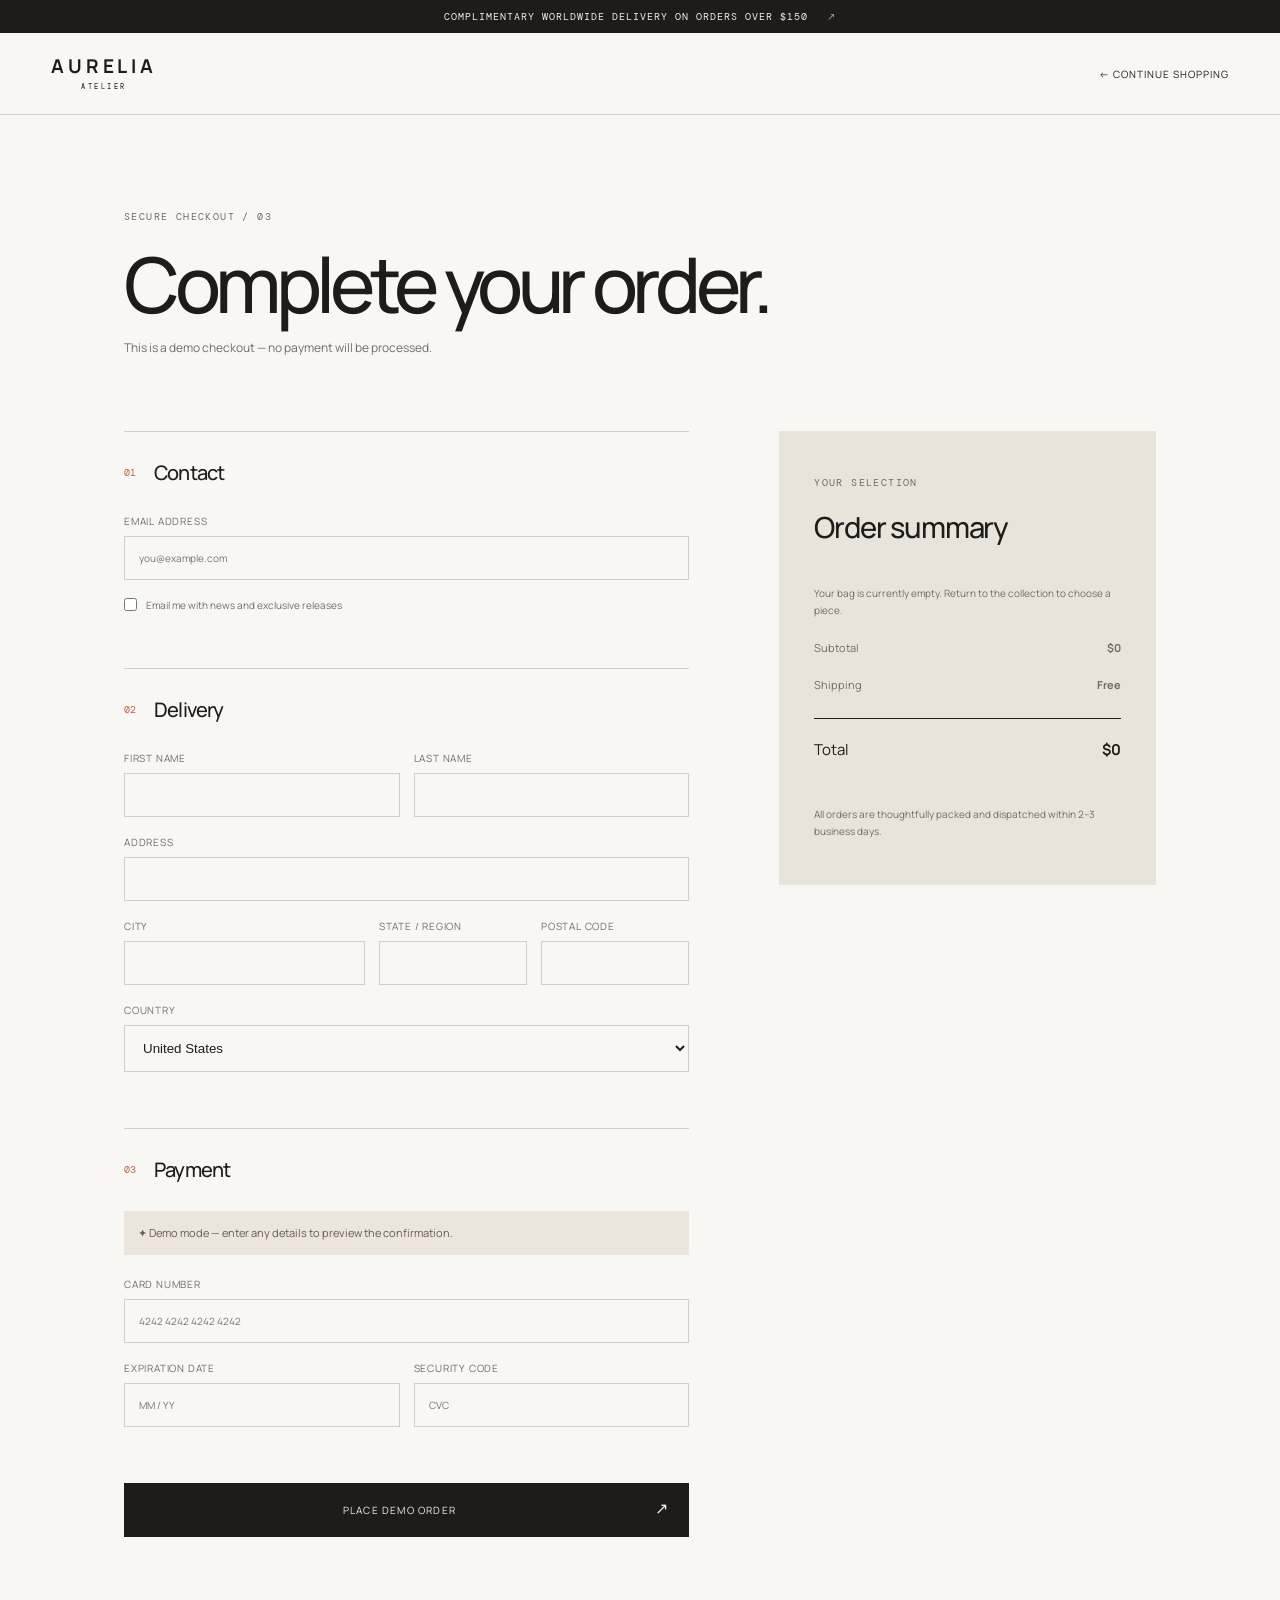
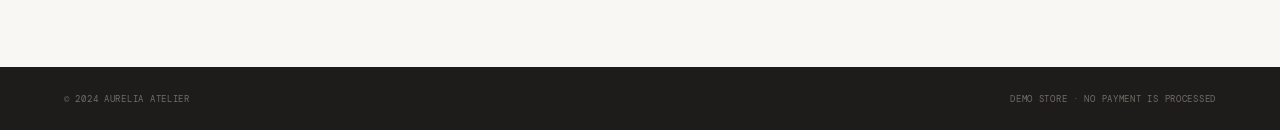
<file: checkout.html>
<!doctype html>
<html lang="en">
<head>
  <meta charset="UTF-8" />
  <meta name="viewport" content="width=device-width, initial-scale=1.0" />
  <meta name="description" content="Complete your Aurelia Atelier order." />
  <title>Checkout — AURELIA ATELIER</title>
  <link rel="preconnect" href="https://fonts.googleapis.com" />
  <link rel="preconnect" href="https://fonts.gstatic.com" crossorigin />
  <link href="https://fonts.googleapis.com/css2?family=DM+Mono:wght@400;500&family=Manrope:wght@400;500;600;700&family=Playfair+Display:ital,wght@0,500;1,500&display=swap" rel="stylesheet" />
  <link rel="stylesheet" href="styles.css" />
  <link rel="stylesheet" href="checkout.css" />
</head>
<body class="checkout-page">
  <div class="announcement">Complimentary worldwide delivery on orders over $150 <span>↗</span></div>
  <header class="site-header checkout-header">
    <a class="logo" href="index.html">AURELIA<span>ATELIER</span></a>
    <a class="back-link" href="index.html">← Continue shopping</a>
  </header>

  <main class="checkout-main">
    <div class="checkout-heading"><p class="eyebrow">Secure checkout / 03</p><h1>Complete your order.</h1><p>This is a demo checkout — no payment will be processed.</p></div>
    <div class="checkout-layout">
      <form class="checkout-form" id="checkout-form">
        <section class="checkout-section"><div class="section-title"><span>01</span><h2>Contact</h2></div><label>Email address<input type="email" name="email" placeholder="you@example.com" required /></label><label class="check-row"><input type="checkbox" /> Email me with news and exclusive releases</label></section>
        <section class="checkout-section"><div class="section-title"><span>02</span><h2>Delivery</h2></div><div class="form-grid"><label>First name<input name="firstName" required /></label><label>Last name<input name="lastName" required /></label></div><label>Address<input name="address" required /></label><div class="form-grid three"><label>City<input name="city" required /></label><label>State / region<input name="region" required /></label><label>Postal code<input name="postal" required /></label></div><label>Country<select name="country"><option>United States</option><option>Canada</option><option>United Kingdom</option><option>Australia</option></select></label></section>
        <section class="checkout-section"><div class="section-title"><span>03</span><h2>Payment</h2></div><div class="demo-notice">✦ Demo mode — enter any details to preview the confirmation.</div><label>Card number<input inputmode="numeric" placeholder="4242 4242 4242 4242" required /></label><div class="form-grid"><label>Expiration date<input placeholder="MM / YY" required /></label><label>Security code<input placeholder="CVC" required /></label></div></section>
        <button class="place-order" type="submit">Place demo order <span>↗</span></button>
      </form>
      <aside class="order-summary"><p class="eyebrow">Your selection</p><h2>Order summary</h2><div id="summary-items"></div><div class="summary-line"><span>Subtotal</span><strong id="subtotal">$0</strong></div><div class="summary-line"><span>Shipping</span><strong id="shipping">Free</strong></div><div class="summary-total"><span>Total</span><strong id="total">$0</strong></div><p class="summary-note">All orders are thoughtfully packed and dispatched within 2–3 business days.</p></aside>
    </div>
  </main>
  <footer class="checkout-footer"><span>© 2024 Aurelia Atelier</span><span>Demo store · No payment is processed</span></footer>
  <div class="confirmation" id="confirmation" aria-live="polite"><div class="confirmation-card"><span class="confirmation-mark">✓</span><p class="eyebrow">Order received</p><h2>Thank you for your order.</h2><p>Your demo order <strong id="order-number"></strong> has been placed. No payment was taken.</p><a class="button button-dark" href="index.html">Return to the atelier <span>↗</span></a></div></div>
  <script src="checkout.js"></script>
</body>
</html>
</file>
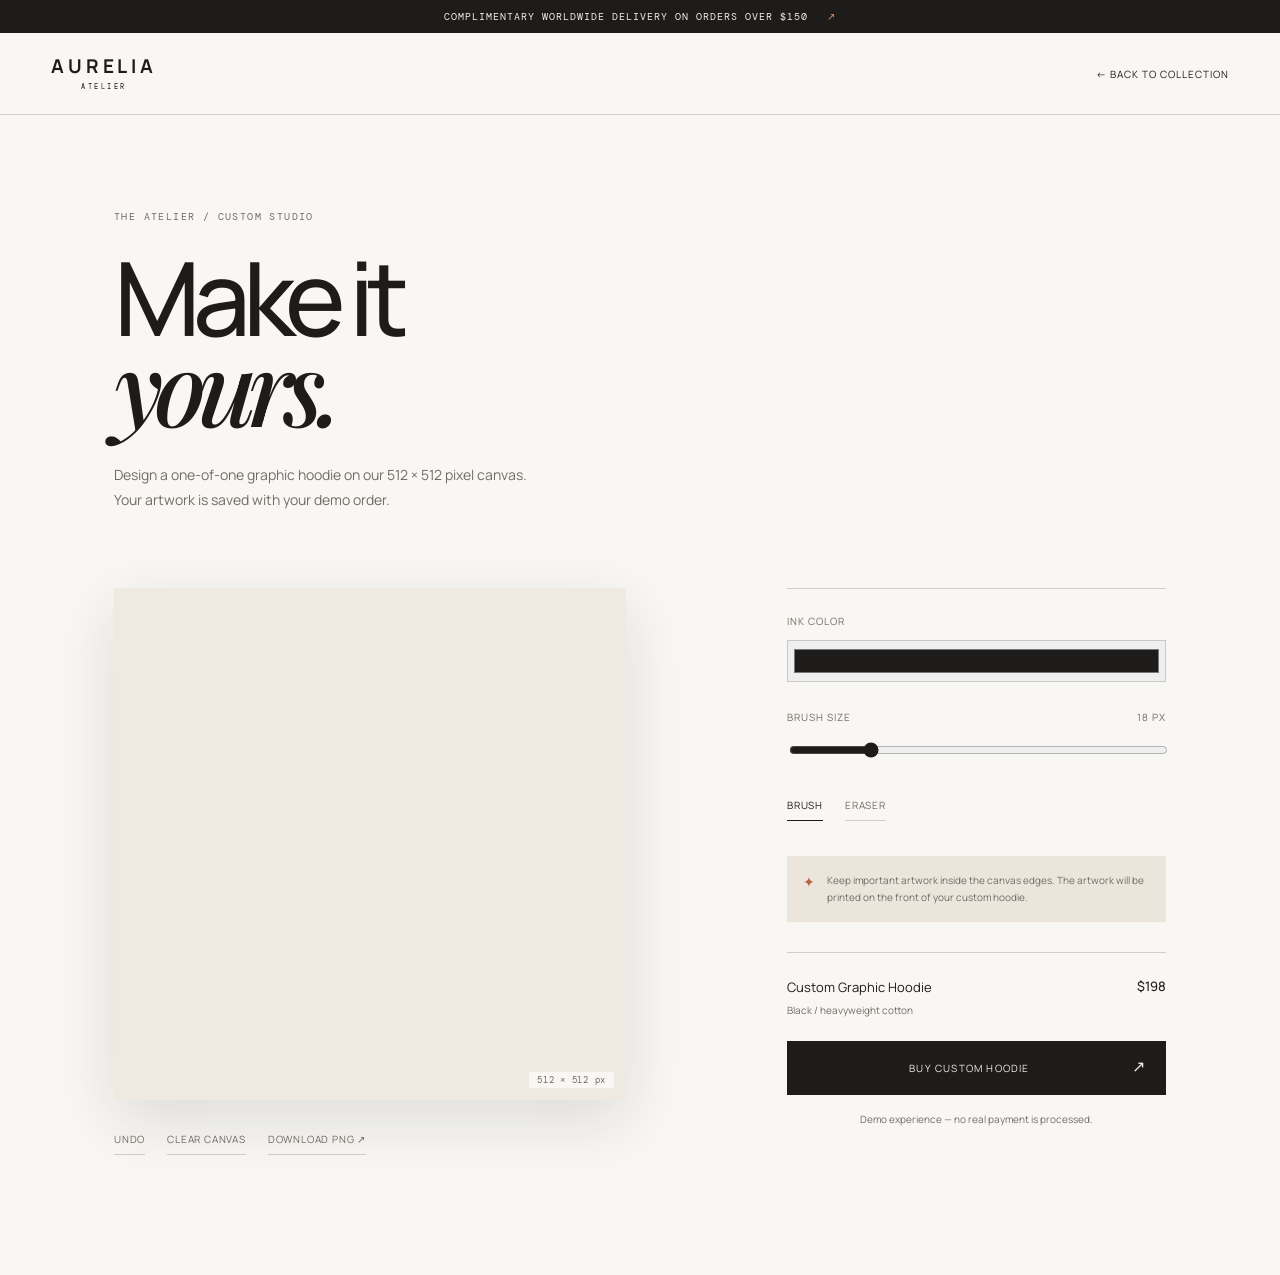
<file: custom.html>
<!doctype html>
<html lang="en">
<head>
  <meta charset="UTF-8" />
  <meta name="viewport" content="width=device-width, initial-scale=1.0" />
  <title>Custom Graphic Hoodie — AURELIA ATELIER</title>
  <link rel="preconnect" href="https://fonts.googleapis.com" />
  <link rel="preconnect" href="https://fonts.gstatic.com" crossorigin />
  <link href="https://fonts.googleapis.com/css2?family=DM+Mono:wght@400;500&family=Manrope:wght@400;500;600;700&family=Playfair+Display:ital,wght@0,500;1,500&display=swap" rel="stylesheet" />
  <link rel="stylesheet" href="styles.css" />
  <link rel="stylesheet" href="custom.css" />
</head>
<body class="custom-page">
  <div class="announcement">Complimentary worldwide delivery on orders over $150 <span>↗</span></div>
  <header class="site-header"><a class="logo" href="index.html">AURELIA<span>ATELIER</span></a><a class="back-link" href="index.html">← Back to collection</a></header>
  <main class="custom-main">
    <div class="custom-heading"><p class="eyebrow">The atelier / custom studio</p><h1>Make it<br /><em>yours.</em></h1><p>Design a one-of-one graphic hoodie on our 512 × 512 pixel canvas. Your artwork is saved with your demo order.</p></div>
    <div class="studio-layout">
      <section class="canvas-panel"><div class="canvas-wrap"><canvas id="paint-canvas" width="512" height="512" aria-label="512 by 512 custom hoodie artwork canvas"></canvas><span class="canvas-size">512 × 512 px</span></div><div class="canvas-actions"><button id="undo-button" type="button">Undo</button><button id="clear-button" type="button">Clear canvas</button><button id="download-button" type="button">Download PNG ↗</button></div></section>
      <section class="controls-panel"><div class="control-group"><label for="color">Ink color</label><input id="color" type="color" value="#1e1c1a" /></div><div class="control-group"><label for="brush-size">Brush size <output id="brush-value">18 px</output></label><input id="brush-size" type="range" min="2" max="80" value="18" /></div><div class="tool-row"><button class="tool-button active" data-tool="brush" type="button">Brush</button><button class="tool-button" data-tool="eraser" type="button">Eraser</button></div><div class="design-note"><span>✦</span><p>Keep important artwork inside the canvas edges. The artwork will be printed on the front of your custom hoodie.</p></div><div class="custom-price"><div><span>Custom Graphic Hoodie</span><small>Black / heavyweight cotton</small></div><strong>$198</strong></div><button class="custom-buy" id="custom-buy" type="button">Buy custom hoodie <span>↗</span></button><p class="demo-note">Demo experience — no real payment is processed.</p></section>
    </div>
  </main>
  <script src="custom.js"></script>
</body>
</html>
</file>
<file: styles.css>
* { box-sizing: border-box; }
:root { --ink:#1e1c1a; --cream:#f1eee8; --paper:#f8f7f3; --line:rgba(30,28,26,.18); --muted:#706d67; --accent:#b76344; }
html { scroll-behavior:smooth; }
body { margin:0; color:var(--ink); background:var(--paper); font-family:Manrope, sans-serif; font-size:14px; }
a { color:inherit; text-decoration:none; }
button,input { font:inherit; }
.announcement { background:var(--ink); color:var(--cream); padding:10px; text-align:center; font-family:'DM Mono', monospace; font-size:10px; letter-spacing:.1em; text-transform:uppercase; }
.announcement span { color:#d29070; margin-left:12px; }
.site-header { align-items:center; display:flex; height:82px; justify-content:space-between; padding:0 4vw; border-bottom:1px solid var(--line); }
.logo { font-size:19px; font-weight:700; letter-spacing:.2em; line-height:1; }.logo span { display:block; font-family:'DM Mono',monospace; font-size:7px; font-weight:400; letter-spacing:.35em; margin-top:7px; text-align:center; }
.main-nav,.header-actions { align-items:center; display:flex; gap:31px; }.main-nav a,.cart-button { font-size:11px; letter-spacing:.08em; text-transform:uppercase; }.main-nav a { transition:color .2s; }.main-nav a:hover,.text-link:hover { color:var(--accent); }
.icon-button,.cart-button,.menu-button { background:none; border:0; cursor:pointer; }.icon-button { font-size:25px; font-weight:300; line-height:0; }.cart-button b { background:var(--ink); border-radius:50%; color:var(--paper); display:inline-grid; font-size:9px; height:18px; margin-left:6px; place-items:center; width:18px; }.menu-button { display:none; }.eyebrow,.section-label { font-family:'DM Mono',monospace; font-size:10px; letter-spacing:.14em; text-transform:uppercase; }.eyebrow { color:var(--muted); }
.hero { background:var(--ink); color:var(--cream); display:grid; grid-template-columns:1fr 1fr; min-height:680px; position:relative; }.hero-copy { align-self:center; padding:6vw; position:relative; z-index:1; }.hero .eyebrow { color:#aa9f94; }.hero h1 { font-size:clamp(60px,8vw,120px); font-weight:500; letter-spacing:-.07em; line-height:.87; margin:45px 0 38px; }.hero h1 em,.feature h2 em { font-family:'Playfair Display',serif; font-weight:500; letter-spacing:-.07em; }.hero-intro { color:#bcb6ad; line-height:1.8; max-width:320px; }.button { display:inline-flex; gap:34px; justify-content:space-between; margin-top:29px; padding:17px 20px; text-transform:uppercase; letter-spacing:.1em; font-size:10px; }.button-light { background:var(--cream); color:var(--ink); min-width:230px; }.button span,.text-link span { font-size:16px; }.hero-image { height:100%; min-height:680px; }.image-frame { overflow:hidden; }.image-frame img,.product-image img { height:100%; object-fit:cover; transition:transform .7s cubic-bezier(.2,.7,.2,1); width:100%; }.image-frame:hover img,.product-card:hover img { transform:scale(1.04); }.hero-meta { bottom:25px; color:#958d84; display:flex; font-family:'DM Mono',monospace; font-size:9px; justify-content:space-between; left:6vw; letter-spacing:.08em; position:absolute; right:6vw; text-transform:uppercase; }
.manifesto { display:grid; gap:20px; grid-template-columns:1fr 2fr 1fr; padding:120px 8vw; }.manifesto-text { font-size:clamp(25px,3vw,42px); letter-spacing:-.05em; line-height:1.15; max-width:650px; }.manifesto-note { color:var(--muted); font-size:11px; line-height:1.7; max-width:180px; }.section-label { color:var(--accent); }
.collection { padding:70px 6vw 130px; }.section-heading { align-items:end; display:flex; justify-content:space-between; margin-bottom:45px; }.section-heading h2 { font-size:43px; font-weight:500; letter-spacing:-.06em; margin:14px 0 0; }.text-link { border-bottom:1px solid currentColor; display:inline-flex; font-size:10px; gap:30px; letter-spacing:.1em; padding-bottom:8px; text-transform:uppercase; }.product-grid { display:grid; gap:18px; grid-template-columns:repeat(3,1fr); }.product-image { background:#e6e2da; height:min(42vw,570px); overflow:hidden; position:relative; }.product-image img { mix-blend-mode:multiply; }.tag { background:var(--paper); color:var(--ink); font-family:'DM Mono',monospace; font-size:9px; left:14px; padding:8px 10px; position:absolute; text-transform:uppercase; top:14px; z-index:1; }.product-info { align-items:start; display:flex; justify-content:space-between; padding:18px 0 14px; }.product-info h3 { font-size:13px; font-weight:600; margin:0 0 8px; }.product-info p { color:var(--muted); font-size:10px; margin:0; }.product-info strong { font-size:12px; font-weight:500; }.add-button { background:none; border:0; border-top:1px solid var(--line); color:var(--muted); cursor:pointer; display:flex; font-size:10px; justify-content:space-between; letter-spacing:.1em; padding:13px 0; text-align:left; text-transform:uppercase; width:100%; }.add-button:hover { color:var(--ink); }.add-button span { font-size:18px; line-height:10px; }
.feature { background:#ddd9d0; display:grid; grid-template-columns:1fr 1fr; }.feature-image { height:700px; }.feature-copy { align-self:center; padding:8vw; }.feature-copy h2 { font-size:clamp(50px,6vw,85px); font-weight:500; letter-spacing:-.07em; line-height:.9; margin:38px 0; }.feature-copy > p:not(.eyebrow) { color:#625f59; line-height:1.8; max-width:360px; margin-bottom:34px; }
.newsletter { padding:140px 20px; text-align:center; }.newsletter h2 { font-family:'Playfair Display',serif; font-size:clamp(43px,6vw,78px); font-weight:500; letter-spacing:-.06em; margin:22px 0 13px; }.newsletter > p:not(.eyebrow) { color:var(--muted); }.newsletter form { border-bottom:1px solid var(--ink); display:flex; margin:50px auto 0; max-width:430px; }.newsletter input { background:none; border:0; flex:1; outline:none; padding:14px 0; }.newsletter button { background:none; border:0; cursor:pointer; font-size:10px; letter-spacing:.1em; text-transform:uppercase; }.newsletter button span { font-size:16px; margin-left:15px; }.newsletter small { display:block; margin-top:18px; }
footer { align-items:end; background:var(--ink); color:var(--cream); display:grid; grid-template-columns:1fr 1fr 1fr; padding:60px 6vw; }.footer-links { display:flex; flex-wrap:wrap; gap:22px; justify-content:center; }.footer-links a,footer p { color:#a8a29b; font-size:10px; text-transform:uppercase; letter-spacing:.08em; }footer p { text-align:right; }.toast { background:var(--ink); bottom:25px; color:var(--cream); font-size:11px; left:50%; opacity:0; padding:15px 20px; pointer-events:none; position:fixed; transform:translate(-50%,20px); transition:.3s; z-index:10; }.toast.show { opacity:1; transform:translate(-50%,0); }.toast span { color:#9ccb9f; margin-left:15px; }
@media (max-width:700px) { .site-header { height:70px; }.main-nav { display:none; }.menu-button { display:block; padding:0; width:20px; }.menu-button span { background:var(--ink); display:block; height:1px; margin:5px 0; width:18px; }.hero { display:block; min-height:0; }.hero-copy { padding:80px 8vw 70px; }.hero h1 { margin:35px 0; }.hero-image { height:80vw; min-height:0; }.hero-meta { bottom:18px; }.manifesto { display:block; padding:80px 8vw; }.manifesto-text { margin:35px 0; }.manifesto-note { max-width:260px; }.collection { padding:55px 6vw 90px; }.section-heading h2 { font-size:35px; }.product-grid { display:block; }.product-card { margin-bottom:45px; }.product-image { height:110vw; }.feature { display:block; }.feature-image { height:100vw; }.feature-copy { padding:75px 8vw 90px; }.newsletter { padding:100px 20px; }footer { display:block; padding:50px 8vw; }footer .logo { display:block; margin-bottom:45px; }.footer-links { justify-content:flex-start; margin-bottom:45px; }footer p { text-align:left; } }
</file>
<file: checkout.css>
.checkout-page { background:var(--paper); }.checkout-header { background:var(--paper); }.back-link { font-size:10px; letter-spacing:.1em; text-transform:uppercase; }.checkout-main { margin:auto; max-width:1160px; padding:85px 5vw 130px; }.checkout-heading h1 { font-size:clamp(46px,6vw,82px); font-weight:500; letter-spacing:-.07em; line-height:.95; margin:25px 0 18px; }.checkout-heading > p:last-child { color:var(--muted); font-size:12px; }.checkout-layout { display:grid; gap:90px; grid-template-columns:minmax(0,1.2fr) minmax(280px,.8fr); margin-top:75px; }.checkout-section { border-top:1px solid var(--line); padding:27px 0 38px; }.section-title { align-items:center; display:flex; gap:18px; margin-bottom:28px; }.section-title span { color:var(--accent); font-family:'DM Mono',monospace; font-size:10px; }.section-title h2,.order-summary h2 { font-size:20px; font-weight:500; letter-spacing:-.04em; margin:0; }label { color:var(--muted); display:block; font-size:10px; letter-spacing:.08em; margin-bottom:18px; text-transform:uppercase; }input,select { background:transparent; border:1px solid var(--line); border-radius:0; color:var(--ink); display:block; margin-top:8px; outline:none; padding:14px; text-transform:none; width:100%; }input:focus,select:focus { border-color:var(--ink); }.form-grid { display:grid; gap:14px; grid-template-columns:1fr 1fr; }.form-grid.three { grid-template-columns:1.3fr .8fr .8fr; }.check-row { align-items:center; display:flex; gap:9px; letter-spacing:0; text-transform:none; }.check-row input { accent-color:var(--ink); margin:0; padding:0; width:auto; }.demo-notice { background:#ebe5db; color:#665d53; font-size:11px; line-height:1.5; margin-bottom:22px; padding:14px; }.place-order { background:var(--ink); border:0; color:var(--cream); cursor:pointer; font-size:10px; letter-spacing:.12em; padding:20px; text-transform:uppercase; width:100%; }.place-order span { float:right; font-size:16px; line-height:10px; }.order-summary { align-self:start; background:#e8e4dc; padding:35px; position:sticky; top:25px; }.order-summary h2 { font-size:29px; margin:18px 0 38px; }.summary-item { align-items:center; border-bottom:1px solid var(--line); display:flex; gap:13px; padding:0 0 18px; margin-bottom:20px; }.summary-item img { height:70px; object-fit:cover; width:58px; }.summary-item div { flex:1; }.summary-item strong { display:block; font-size:11px; font-weight:600; margin-bottom:6px; }.summary-item small { color:var(--muted); font-size:10px; }.summary-line,.summary-total { display:flex; justify-content:space-between; padding:11px 0; font-size:11px; }.summary-line { color:var(--muted); }.summary-total { border-top:1px solid var(--ink); font-size:15px; margin-top:15px; padding-top:20px; }.summary-note { color:var(--muted); font-size:10px; line-height:1.7; margin-top:35px; }.checkout-footer { border-top:1px solid var(--line); color:var(--muted); display:flex; font-family:'DM Mono',monospace; font-size:9px; justify-content:space-between; letter-spacing:.08em; padding:25px 5vw; text-transform:uppercase; }.confirmation { align-items:center; background:rgba(30,28,26,.72); display:none; inset:0; justify-content:center; padding:20px; position:fixed; z-index:20; }.confirmation.visible { display:flex; }.confirmation-card { background:var(--paper); max-width:460px; padding:55px; text-align:center; }.confirmation-mark { align-items:center; background:#dfe9df; border-radius:50%; color:#66856a; display:inline-grid; font-size:22px; height:52px; margin-bottom:22px; place-items:center; width:52px; }.confirmation-card h2 { font-family:'Playfair Display',serif; font-size:38px; font-weight:500; letter-spacing:-.05em; line-height:1; }.confirmation-card > p:not(.eyebrow) { color:var(--muted); font-size:12px; line-height:1.7; }.button-dark { background:var(--ink); color:var(--cream); }.confirmation-card .button { margin-top:22px; }.confirmation-card .button span { margin-left:30px; }@media (max-width:750px) { .checkout-main { padding-top:55px; }.checkout-layout { display:flex; flex-direction:column-reverse; gap:40px; margin-top:50px; }.order-summary { position:static; }.form-grid.three { grid-template-columns:1fr 1fr; }.checkout-footer { display:block; line-height:2.2; }.confirmation-card { padding:40px 25px; } }
</file>
<file: custom.css>
.custom-page { background:var(--paper); }.custom-page .site-header { background:var(--paper); }.back-link { font-size:10px; letter-spacing:.1em; text-transform:uppercase; }.custom-main { margin:auto; max-width:1180px; padding:85px 5vw 120px; }.custom-heading { max-width:570px; }.custom-heading h1 { font-size:clamp(55px,8vw,105px); font-weight:500; letter-spacing:-.08em; line-height:.86; margin:30px 0; }.custom-heading h1 em { font-family:'Playfair Display',serif; font-weight:500; }.custom-heading > p:last-child { color:var(--muted); line-height:1.8; max-width:430px; }.studio-layout { align-items:start; display:grid; gap:90px; grid-template-columns:minmax(400px,1fr) minmax(270px,.65fr); margin-top:75px; }.canvas-panel { min-width:0; }.canvas-wrap { background:#eeeae2; box-shadow:0 20px 60px rgba(30,28,26,.12); line-height:0; position:relative; width:min(100%,512px); }.canvas-wrap canvas { cursor:crosshair; display:block; height:auto; image-rendering:pixelated; width:100%; }.canvas-size { background:var(--paper); bottom:12px; color:var(--muted); font-family:'DM Mono',monospace; font-size:9px; letter-spacing:.08em; padding:8px; position:absolute; right:12px; }.canvas-actions { display:flex; flex-wrap:wrap; gap:22px; margin-top:24px; }.canvas-actions button,.tool-button { background:none; border:0; border-bottom:1px solid var(--line); color:var(--muted); cursor:pointer; font-size:10px; letter-spacing:.08em; padding:8px 0; text-transform:uppercase; }.canvas-actions button:hover,.tool-button:hover { color:var(--ink); }.controls-panel { border-top:1px solid var(--line); padding-top:25px; }.control-group { margin-bottom:28px; }.control-group label { color:var(--muted); display:flex; font-size:10px; justify-content:space-between; letter-spacing:.1em; text-transform:uppercase; }.control-group input[type=color] { border:1px solid var(--line); cursor:pointer; height:42px; margin-top:12px; padding:4px; width:100%; }.control-group input[type=range] { accent-color:var(--ink); margin-top:18px; width:100%; }.tool-row { display:flex; gap:22px; margin-bottom:35px; }.tool-button.active { border-color:var(--ink); color:var(--ink); }.design-note { align-items:start; background:#ebe5db; display:flex; gap:12px; margin:30px 0; padding:16px; }.design-note span { color:var(--accent); }.design-note p,.demo-note { color:var(--muted); font-size:10px; line-height:1.7; margin:0; }.custom-price { align-items:start; border-top:1px solid var(--line); display:flex; justify-content:space-between; padding:24px 0; }.custom-price span,.custom-price strong { font-size:13px; }.custom-price small { color:var(--muted); display:block; font-size:10px; margin-top:7px; }.custom-price strong { font-weight:500; }.custom-buy { background:var(--ink); border:0; color:var(--cream); cursor:pointer; font-size:10px; letter-spacing:.12em; padding:20px; text-transform:uppercase; width:100%; }.custom-buy span { float:right; font-size:16px; line-height:10px; }.demo-note { margin-top:16px; text-align:center; }@media (max-width:750px) { .custom-main { padding-top:55px; }.studio-layout { display:block; margin-top:50px; }.controls-panel { margin-top:55px; }.canvas-actions { gap:15px; } }
</file>
